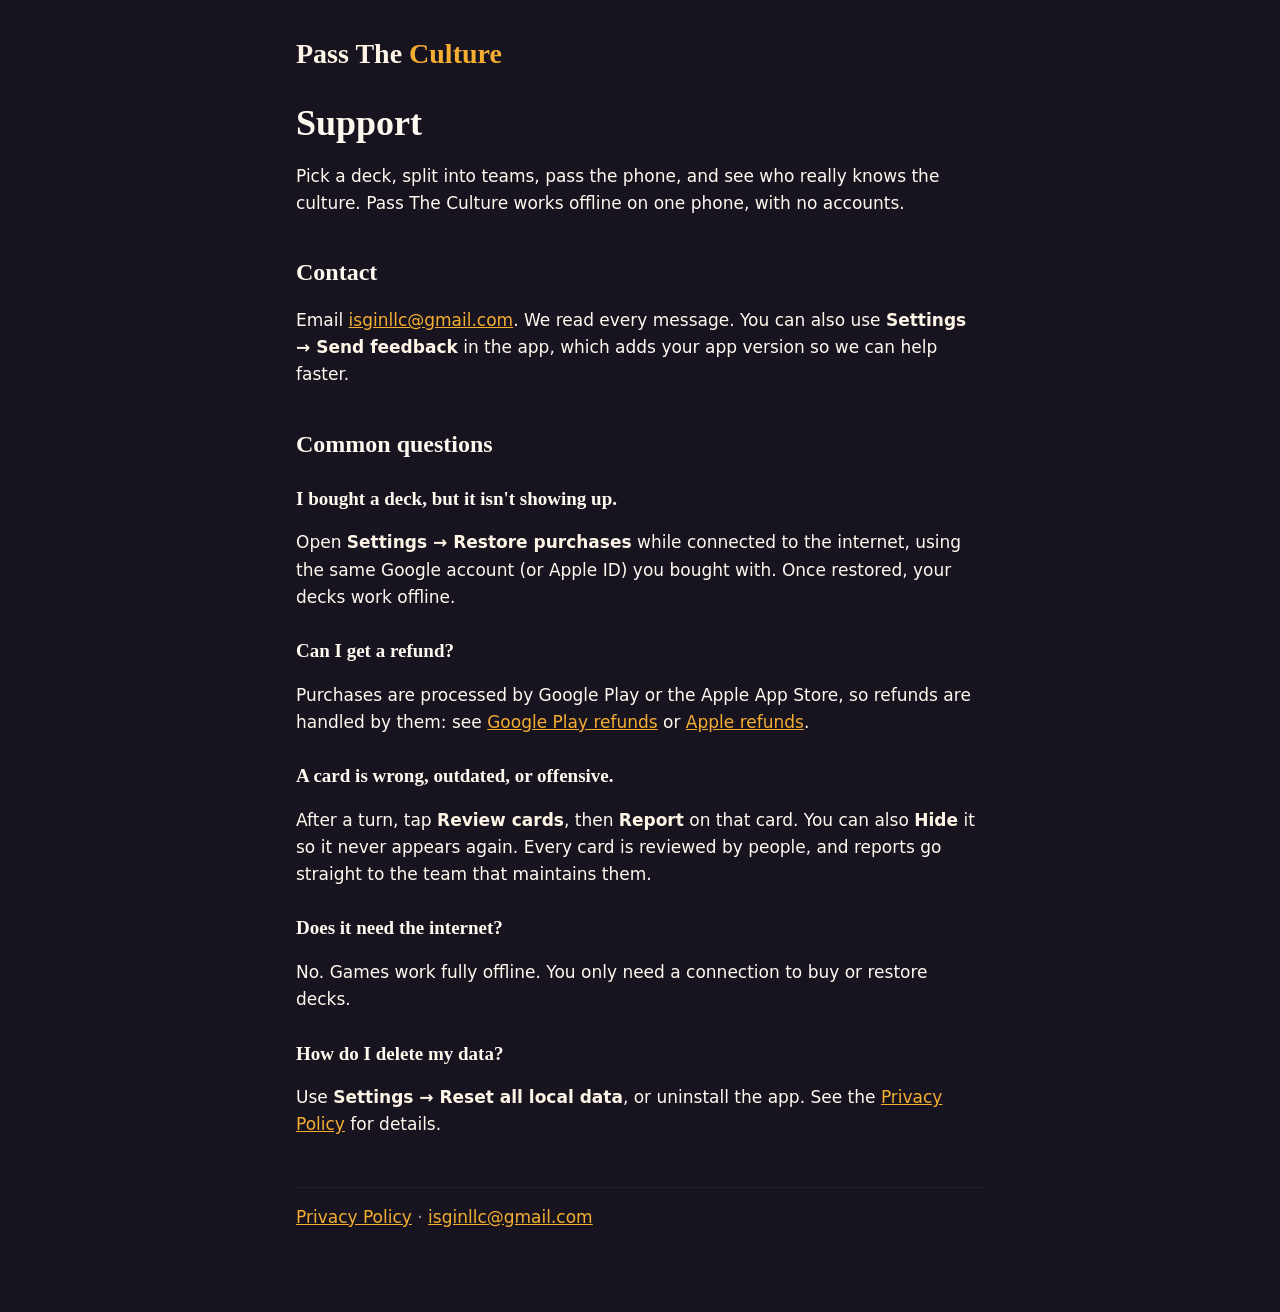
<file: index.html>
<!doctype html>
<html lang="en">
<head>
  <meta charset="utf-8">
  <meta name="viewport" content="width=device-width, initial-scale=1">
  <title>Pass The Culture · Support</title>
  <meta name="description" content="Help and contact for Pass The Culture, the party game about the culture.">
  <link rel="stylesheet" href="style.css">
</head>
<body>
  <main>
    <p class="brand"><span class="top">Pass The</span> <span class="bottom">Culture</span></p>
    <h1>Support</h1>
    <p>Pick a deck, split into teams, pass the phone, and see who really knows the culture. Pass The Culture works offline on one phone, with no accounts.</p>

    <h2>Contact</h2>
    <p>Email <a href="mailto:isginllc@gmail.com">isginllc@gmail.com</a>. We read every message. You can also use <strong>Settings → Send feedback</strong> in the app, which adds your app version so we can help faster.</p>

    <h2>Common questions</h2>
    <h3>I bought a deck, but it isn't showing up.</h3>
    <p>Open <strong>Settings → Restore purchases</strong> while connected to the internet, using the same Google account (or Apple ID) you bought with. Once restored, your decks work offline.</p>

    <h3>Can I get a refund?</h3>
    <p>Purchases are processed by Google Play or the Apple App Store, so refunds are handled by them: see <a href="https://support.google.com/googleplay/answer/2479637">Google Play refunds</a> or <a href="https://support.apple.com/118223">Apple refunds</a>.</p>

    <h3>A card is wrong, outdated, or offensive.</h3>
    <p>After a turn, tap <strong>Review cards</strong>, then <strong>Report</strong> on that card. You can also <strong>Hide</strong> it so it never appears again. Every card is reviewed by people, and reports go straight to the team that maintains them.</p>

    <h3>Does it need the internet?</h3>
    <p>No. Games work fully offline. You only need a connection to buy or restore decks.</p>

    <h3>How do I delete my data?</h3>
    <p>Use <strong>Settings → Reset all local data</strong>, or uninstall the app. See the <a href="privacy.html">Privacy Policy</a> for details.</p>

    <p class="footer"><a href="privacy.html">Privacy Policy</a> · <a href="mailto:isginllc@gmail.com">isginllc@gmail.com</a></p>
  </main>
</body>
</html>
</file>
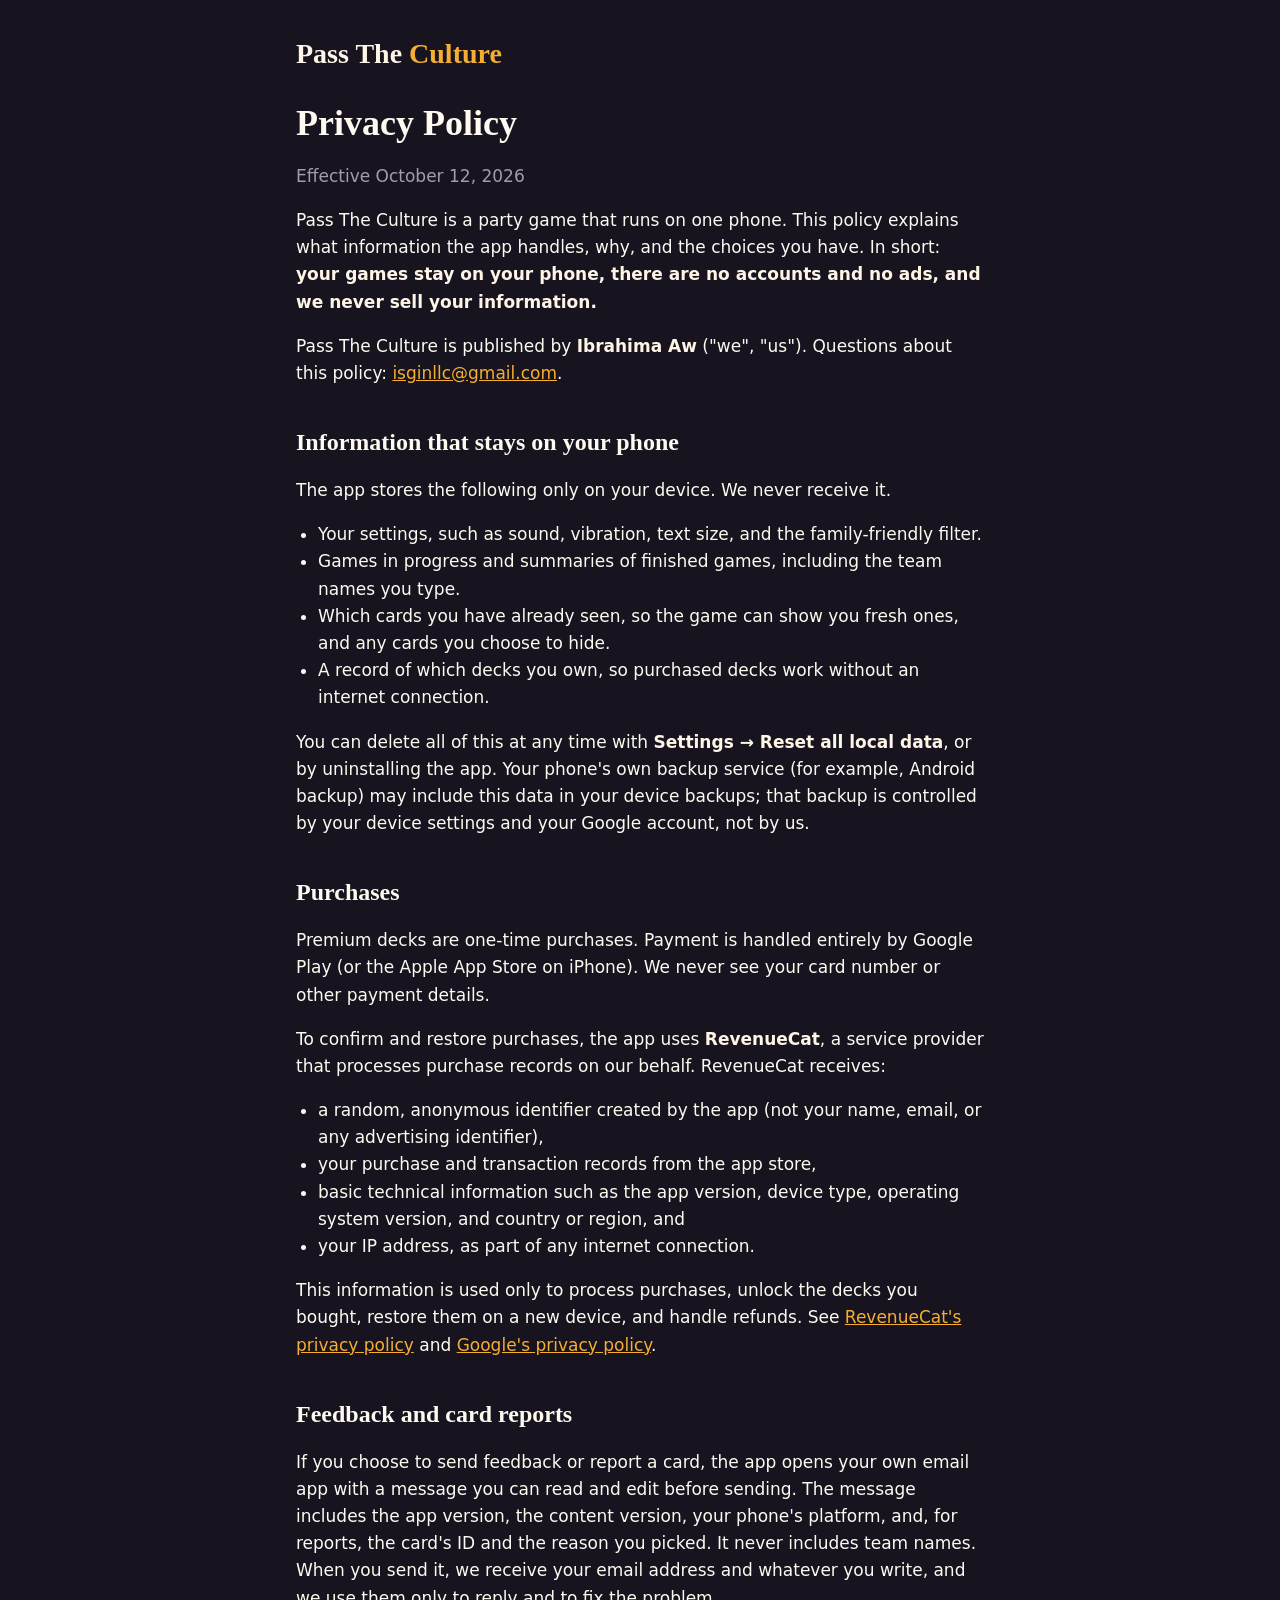
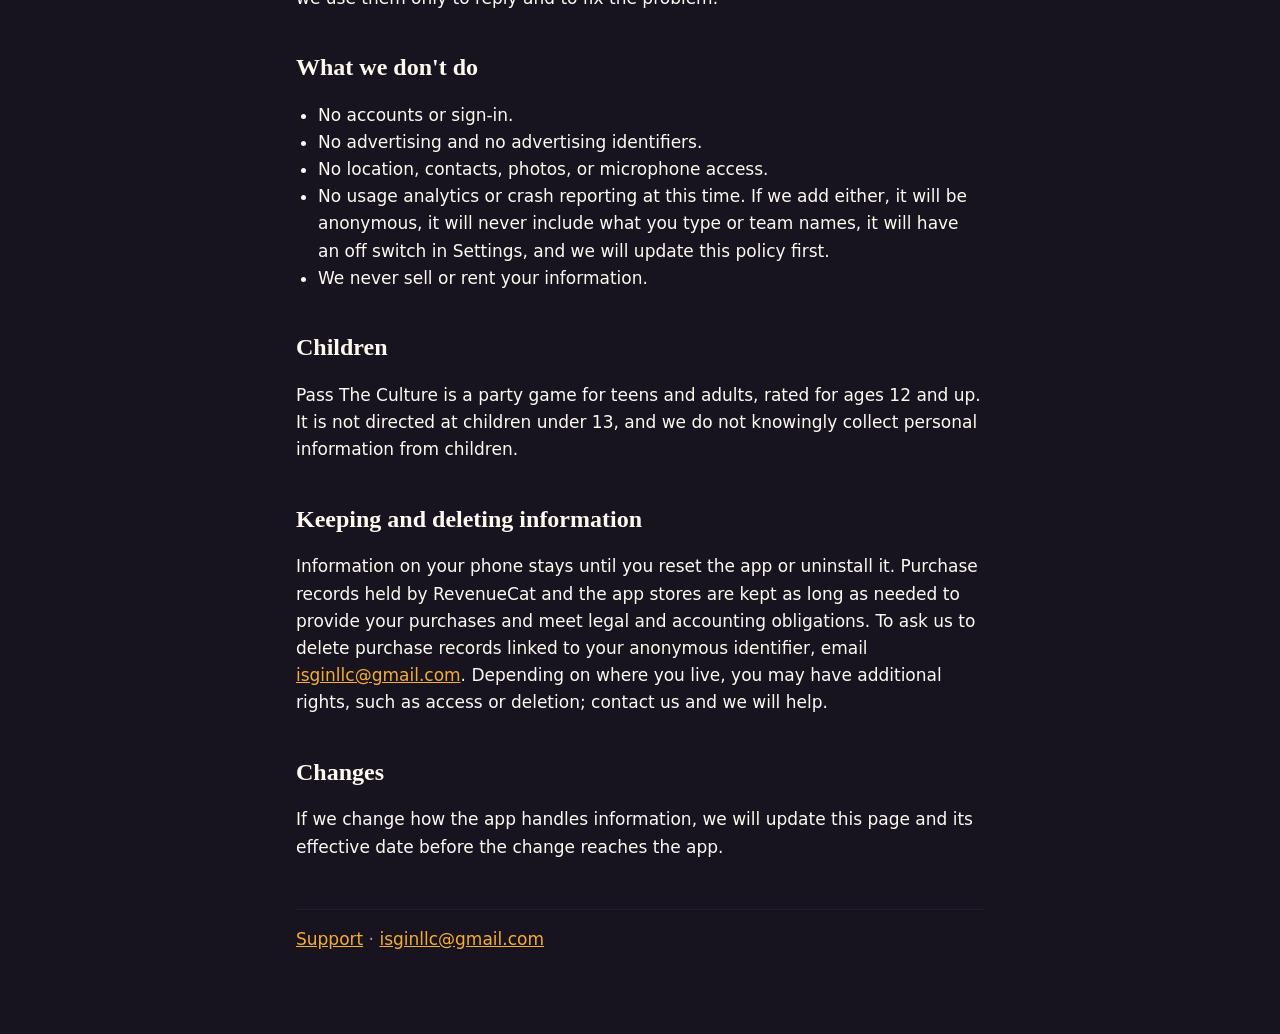
<file: privacy.html>
<!doctype html>
<html lang="en">
<head>
  <meta charset="utf-8">
  <meta name="viewport" content="width=device-width, initial-scale=1">
  <title>Privacy Policy · Pass The Culture</title>
  <meta name="description" content="How Pass The Culture handles your data.">
  <link rel="stylesheet" href="style.css">
</head>
<body>
  <main>
    <p class="brand"><a href="index.html"><span class="top">Pass The</span> <span class="bottom">Culture</span></a></p>
    <h1>Privacy Policy</h1>
    <p class="meta">Effective October 12, 2026</p>

    <p>Pass The Culture is a party game that runs on one phone. This policy explains what information the app handles, why, and the choices you have. In short: <strong>your games stay on your phone, there are no accounts and no ads, and we never sell your information.</strong></p>

    <p>Pass The Culture is published by <strong>Ibrahima Aw</strong> ("we", "us"). Questions about this policy: <a href="mailto:isginllc@gmail.com">isginllc@gmail.com</a>.</p>

    <h2>Information that stays on your phone</h2>
    <p>The app stores the following only on your device. We never receive it.</p>
    <ul>
      <li>Your settings, such as sound, vibration, text size, and the family-friendly filter.</li>
      <li>Games in progress and summaries of finished games, including the team names you type.</li>
      <li>Which cards you have already seen, so the game can show you fresh ones, and any cards you choose to hide.</li>
      <li>A record of which decks you own, so purchased decks work without an internet connection.</li>
    </ul>
    <p>You can delete all of this at any time with <strong>Settings → Reset all local data</strong>, or by uninstalling the app. Your phone's own backup service (for example, Android backup) may include this data in your device backups; that backup is controlled by your device settings and your Google account, not by us.</p>

    <h2>Purchases</h2>
    <p>Premium decks are one-time purchases. Payment is handled entirely by Google Play (or the Apple App Store on iPhone). We never see your card number or other payment details.</p>
    <p>To confirm and restore purchases, the app uses <strong>RevenueCat</strong>, a service provider that processes purchase records on our behalf. RevenueCat receives:</p>
    <ul>
      <li>a random, anonymous identifier created by the app (not your name, email, or any advertising identifier),</li>
      <li>your purchase and transaction records from the app store,</li>
      <li>basic technical information such as the app version, device type, operating system version, and country or region, and</li>
      <li>your IP address, as part of any internet connection.</li>
    </ul>
    <p>This information is used only to process purchases, unlock the decks you bought, restore them on a new device, and handle refunds. See <a href="https://www.revenuecat.com/privacy">RevenueCat's privacy policy</a> and <a href="https://policies.google.com/privacy">Google's privacy policy</a>.</p>

    <h2>Feedback and card reports</h2>
    <p>If you choose to send feedback or report a card, the app opens your own email app with a message you can read and edit before sending. The message includes the app version, the content version, your phone's platform, and, for reports, the card's ID and the reason you picked. It never includes team names. When you send it, we receive your email address and whatever you write, and we use them only to reply and to fix the problem.</p>

    <h2>What we don't do</h2>
    <ul>
      <li>No accounts or sign-in.</li>
      <li>No advertising and no advertising identifiers.</li>
      <li>No location, contacts, photos, or microphone access.</li>
      <li>No usage analytics or crash reporting at this time. If we add either, it will be anonymous, it will never include what you type or team names, it will have an off switch in Settings, and we will update this policy first.</li>
      <li>We never sell or rent your information.</li>
    </ul>

    <h2>Children</h2>
    <p>Pass The Culture is a party game for teens and adults, rated for ages 12 and up. It is not directed at children under 13, and we do not knowingly collect personal information from children.</p>

    <h2>Keeping and deleting information</h2>
    <p>Information on your phone stays until you reset the app or uninstall it. Purchase records held by RevenueCat and the app stores are kept as long as needed to provide your purchases and meet legal and accounting obligations. To ask us to delete purchase records linked to your anonymous identifier, email <a href="mailto:isginllc@gmail.com">isginllc@gmail.com</a>. Depending on where you live, you may have additional rights, such as access or deletion; contact us and we will help.</p>

    <h2>Changes</h2>
    <p>If we change how the app handles information, we will update this page and its effective date before the change reaches the app.</p>

    <p class="footer"><a href="index.html">Support</a> · <a href="mailto:isginllc@gmail.com">isginllc@gmail.com</a></p>
  </main>
</body>
</html>
</file>
<file: style.css>
:root {
  --midnight: #17141f;
  --raised: #221e2c;
  --cream: #fff5e6;
  --soft-white: #fff9f0;
  --mango: #f5ad32;
  --muted: #a59ca9;
}

* { box-sizing: border-box; }

body {
  margin: 0;
  background: var(--midnight);
  color: var(--soft-white);
  font: 17px/1.6 "Manrope", system-ui, -apple-system, "Segoe UI", sans-serif;
}

main {
  max-width: 720px;
  margin: 0 auto;
  padding: 32px 16px 64px;
}

.brand {
  font-family: "Fraunces", Georgia, serif;
  font-weight: 700;
  font-size: 28px;
  margin: 0 0 24px;
}
.brand a { text-decoration: none; }
.brand .top { color: var(--cream); }
.brand .bottom { color: var(--mango); }

h1, h2, h3 { font-family: "Fraunces", Georgia, serif; line-height: 1.25; }
h1 { font-size: 36px; margin: 0 0 8px; }
h2 { font-size: 24px; margin-top: 40px; }
h3 { font-size: 19px; margin-top: 28px; }

.meta, .footer { color: var(--muted); }
.footer { margin-top: 48px; border-top: 1px solid var(--raised); padding-top: 16px; }

/* Mango links pass contrast on Midnight (UX-01: 9.4:1). */
a { color: var(--mango); }
strong { color: var(--cream); }
ul { padding-left: 22px; }
</file>
